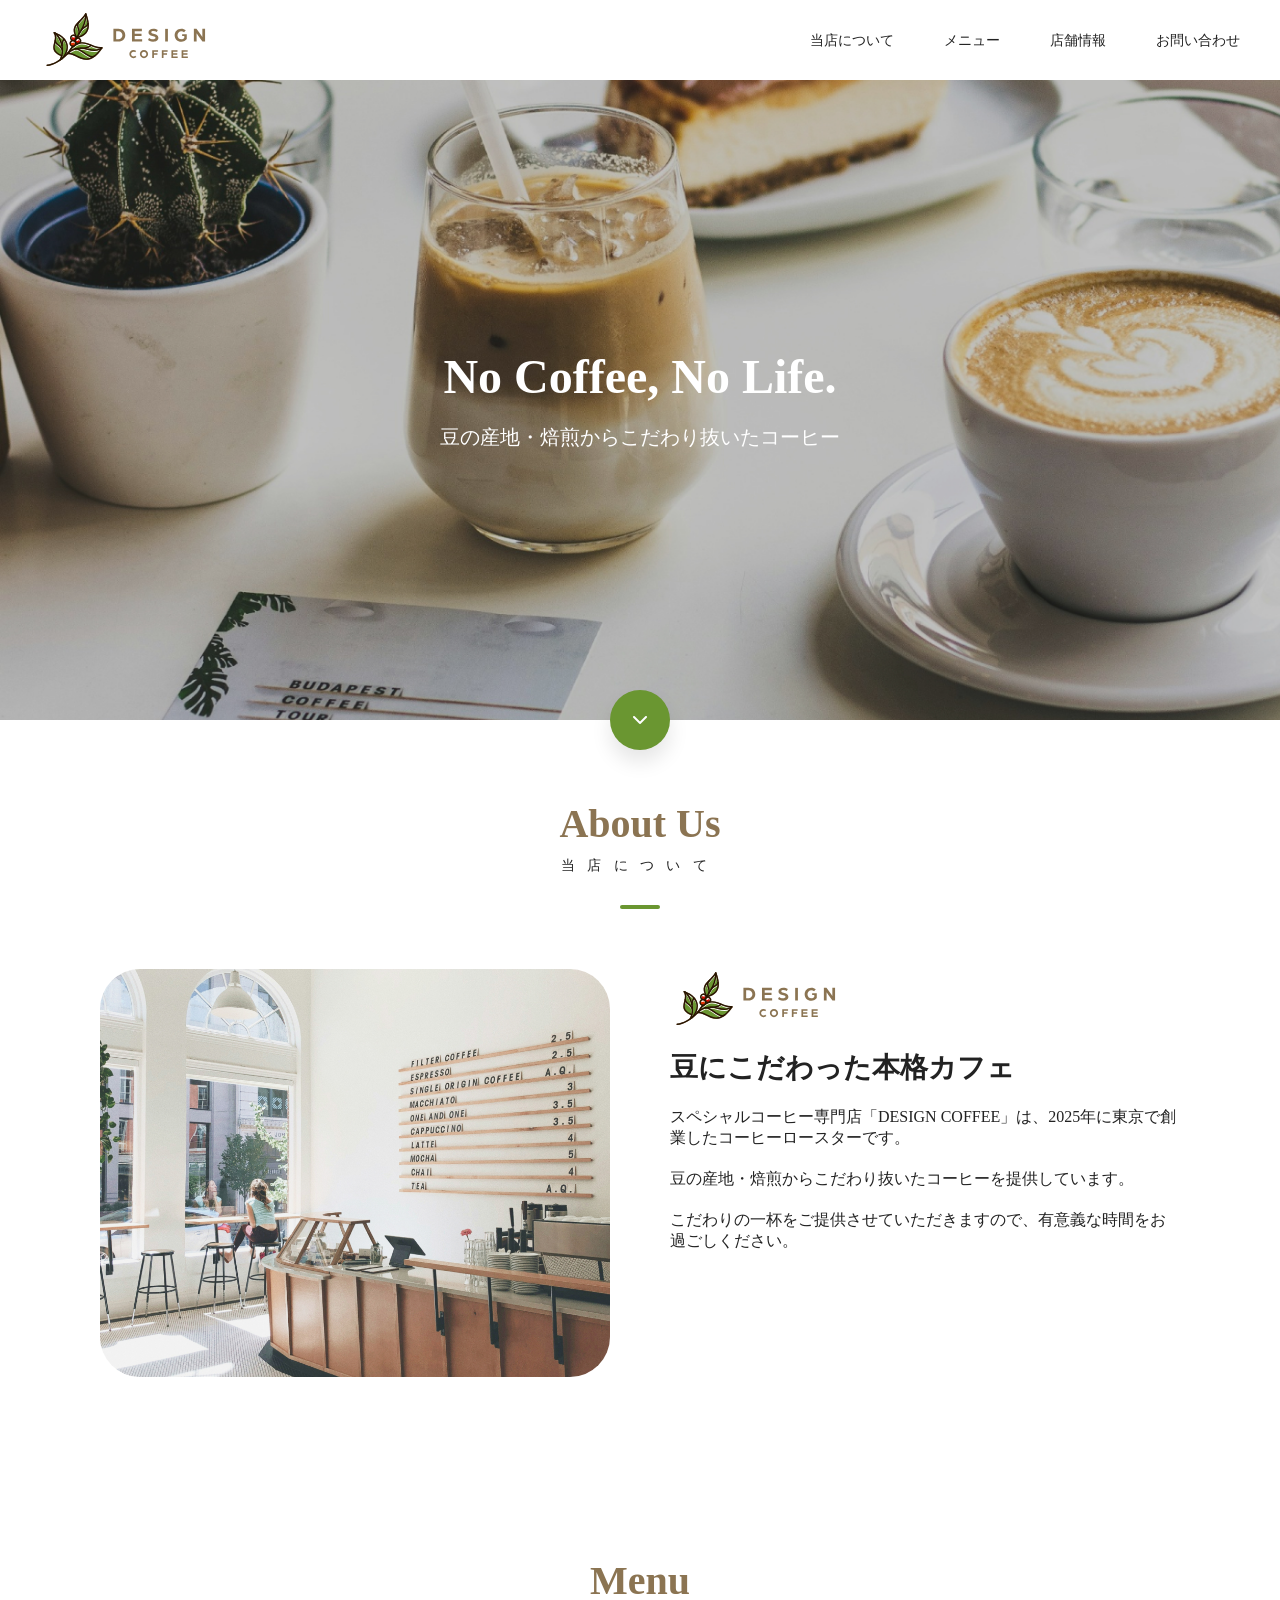
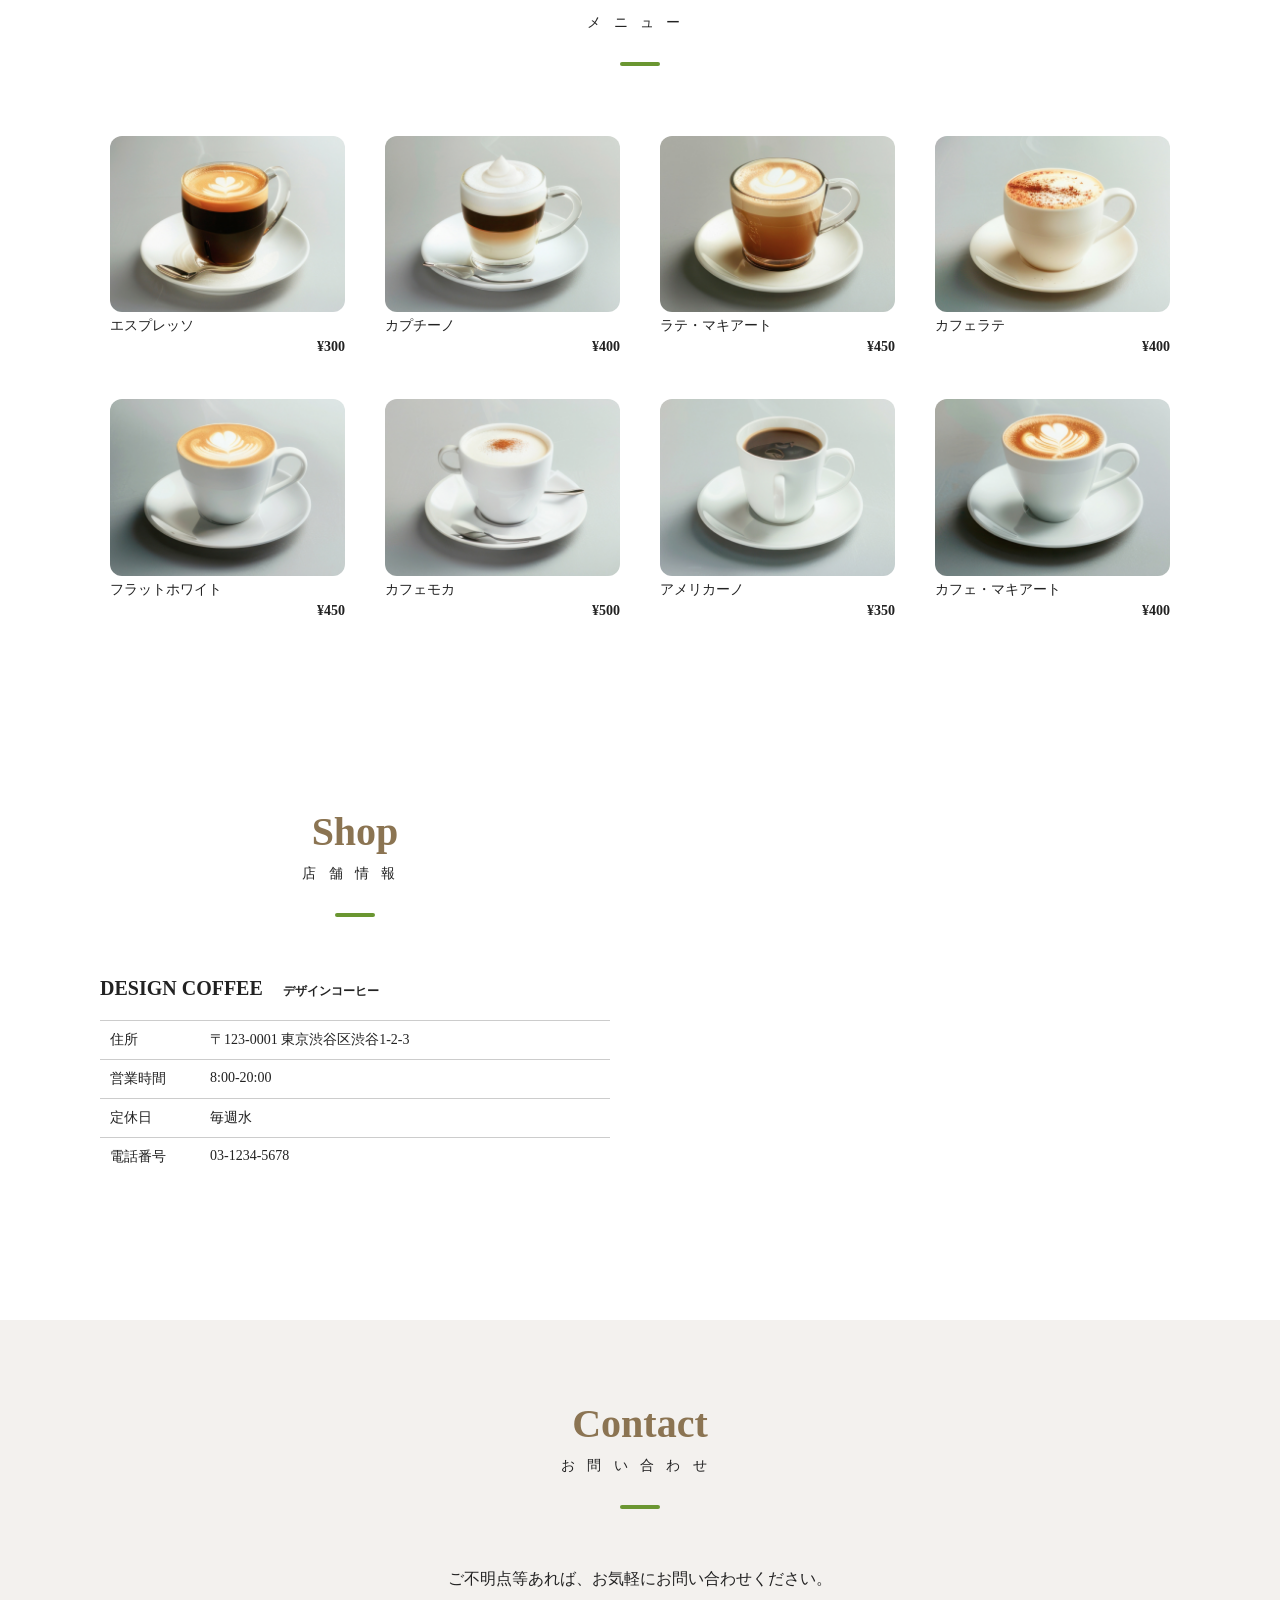
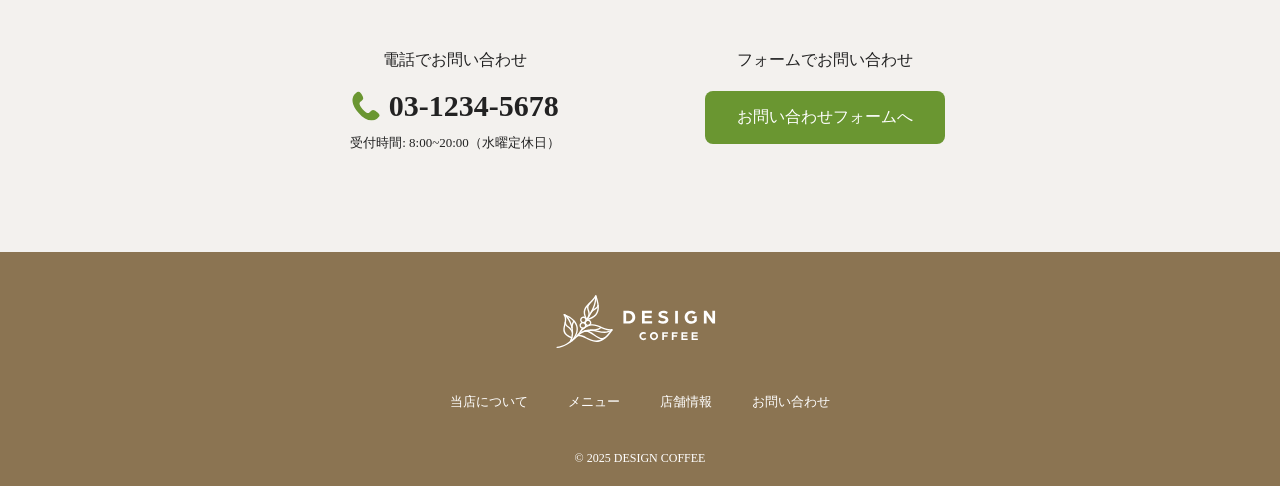
<file: index.html>
<!DOCTYPE html>
<html lang="ja">

<head>
  <meta charset="UTF-8">
  <meta name="viewport" content="width=device-width, initial-scale=1.0">
  <title>Document</title>
  <link rel="stylesheet" href="CSS/style.css">
  <link rel="stylesheet" href="CSS/reset.css">
  <link rel="preconnect" href="https://fonts.googleapis.com">
  <link rel="preconnect" href="https://fonts.gstatic.com" crossorigin>
  <link
    href="https://fonts.googleapis.com/css2?family=Montserrat:ital,wght@0,100..900;1,100..900&family=Noto+Sans+JP:wght@100..900&display=swap"
    rel="stylesheet">
</head>

<body>
  <!--ヘッダー-->
  <header>
    <h1>
      <a href="index.html" class="logo">
        <img src="img/logo.svg" alt="DESIGN COFFEEのロゴ">
      </a>
    </h1>
    <nav>
      <ul>
        <li><a href="index.html#about">当店について</a></li>
        <li><a href="index.html#menu">メニュー</a></li>
        <li><a href="index.html#shop">店舗情報</a></li>
        <li><a href="index.html#contact">お問い合わせ</a></li>
      </ul>
    </nav>
  </header>
  <!--ヒーローセクション-->
  <section class="hero">
    <h2>No Coffee, No Life.</h2>
    <P>豆の産地・焙煎からこだわり抜いたコーヒー</P>
    <a href="#about">
      <img src="img/down.png" alt="下へスクロール">
    </a>
  </section>
  <main>
    <!--共通セクション-->
    <section class="main-section about" id="about">
      <div class="container">
        <div class="heading-group">
          <h2>
            About Us
            <span>当店について</span>
          </h2>
        </div>
        <div class="layout">
          <div class="image">
            <img src="img/about-photo.jpg" alt="当店の写真">
          </div>
          <div class="text">
            <img src="img/logo.svg" alt="DESIGN COFFEEのロゴ">
            <h3>豆にこだわった本格カフェ</h3>
            <p>スペシャルコーヒー専門店「DESIGN COFFEE」は、2025年に東京で創業したコーヒーロースターです。</p>
            <p>豆の産地・焙煎からこだわり抜いたコーヒーを提供しています。</p>
            <p>こだわりの一杯をご提供させていただきますので、有意義な時間をお過ごしください。</p>
          </div>
        </div>
      </div>
    </section>
    <!--共通セクション２-->
    <section class="main-section" id="menu">
      <div class="container">
        <div class="heading-group">
          <h2>Menu</h2>
          <span>メニュー</span>
        </div>
        <ul class="menu-list">
          <li>
            <div class="menu-card">
              <img src="img/menu-1.jpg" alt="エスプレッソ">
              <p class="name">エスプレッソ</p>
              <p class="price">¥300</p>
            </div>
          </li>
          <li>
            <div class="menu-card">
              <img src="img/menu-2.jpg" alt="カプチーノ">
              <p class="name">カプチーノ</p>
              <p class="price">¥400</p>
            </div>
          </li>
          <li>
            <div class="menu-card">
              <img src="img/menu-3.jpg" alt="ラテ・マキアート">
              <p class="name">ラテ・マキアート</p>
              <p class="price">¥450</p>
            </div>
          </li>
          <li>
            <div class="menu-card">
              <img src="img/menu-4.jpg" alt="カフェラテ">
              <p class="name">カフェラテ</p>
              <p class="price">¥400
              <p>
            </div>
          </li>
          <li>
            <div class="menu-card">
              <img src="img/menu-5.jpg" alt="フラットホワイト">
              <p class="name">フラットホワイト</5>
              <p class="price">¥450</p>
            </div>
          </li>
          <li>
            <div class="menu-card">
              <img src="img/menu-6.jpg" alt="カフェモカ">
              <p class="name">カフェモカ</p>
              <p class="price">¥500</p>
            </div>
          </li>
          <li>
            <div class="menu-card">
              <img src="img/menu-7.jpg" alt="アメリカーノ">
              <p class="name">アメリカーノ</p>
              <p class="price">¥350</p>
            </div>
          </li>
          <li>
            <div class="menu-card">
              <img src="img/menu-8.jpg" alt="カフェ・マキアート">
              <p class="name">カフェ・マキアート</p>
              <p class="price">¥400</p>
            </div>
          </li>
        </ul>
      </div>
    </section>
    <section class="main-section shop" id="shop">
      <div class="container">
        <div class="layout">
          <div class="text">
            <div class="heading-group">
              <h2>Shop</h2>
              <span>店舗情報</span>
            </div>
            <h3>DESIGN COFFEE
              <span>デザインコーヒー</span>
            </h3>
            <dl>
              <dt>住所</dt>
              <dd>〒123-0001 東京渋谷区渋谷1-2-3</dd>
              <dt>営業時間</dt>
              <dd>8:00-20:00</dd>
              <dt>定休日</dt>
              <dd>毎週水</dd>
              <dt>電話番号</dt>
              <dd>03-1234-5678</dd>
            </dl>
          </div>
          <div class="map">
            <iframe
              src="https://www.google.com/maps/embed?pb=!1m18!1m12!1m3!1d3227.511622226353!2d138.1833006!3d36.0077979!2m3!1f0!2f0!3f0!3m2!1i1024!2i768!4f13.1!3m3!1m2!1s0x601c50e71f7adf49%3A0x2a9c9bdd30254f00!2z5YWs56uL6KuP6Kiq5p2x5Lqs55CG56eR5aSn5a2m!5e0!3m2!1sja!2sjp!4v1779331582565!5m2!1sja!2sjp"
              width="600" height="450" style="border:0;" allowfullscreen="" loading="lazy"
              referrerpolicy="no-referrer-when-downgrade"></iframe>
          </div>
        </div>
      </div>
    </section>
    <section class="main-section contact" id="contact">
      <div class="container">
        <div class="heading-group">
          <h2>Contact</h2>
          <span>お問い合わせ</span>
        </div>
        <p>ご不明点等あれば、お気軽にお問い合わせください。</p>
        <div class="layout">
          <div class="tel">
            <P class="label">電話でお問い合わせ</P>
            <a href="tel:0312345678" class="number">
              <img src="img/icon-tel.svg" alt="電話アイコン">
              03-1234-5678
            </a>
            <p class="hour">受付時間: 8:00~20:00（水曜定休日）</p>
          </div>
          <div class="form">
            <p class="label">フォームでお問い合わせ</p>
            <a href="contact.html" class="button">お問い合わせフォームへ</a>
          </div>
        </div>
      </div>
    </section>
  </main>
  <footer>
    <a href="index.html" class="logo">
      <img src="img/logo-white.svg" alt="DESIGN COFFEEのロゴ">
    </a>
    <nav>
      <ul>
        <li>
          <a href="index.html#about">当店について</a>
        </li>
        <li>
          <a href="index.html#menu">メニュー</a>
        </li>
        <li>
          <a href="index.html#shop">店舗情報</a>
        </li>
        <li>
          <a href="index.html#contact">お問い合わせ</a>
        </li>
      </ul>
    </nav>
    <p class="copyright">&copy; 2025 DESIGN COFFEE</p>
  </footer>
</body>

</html>
</file>
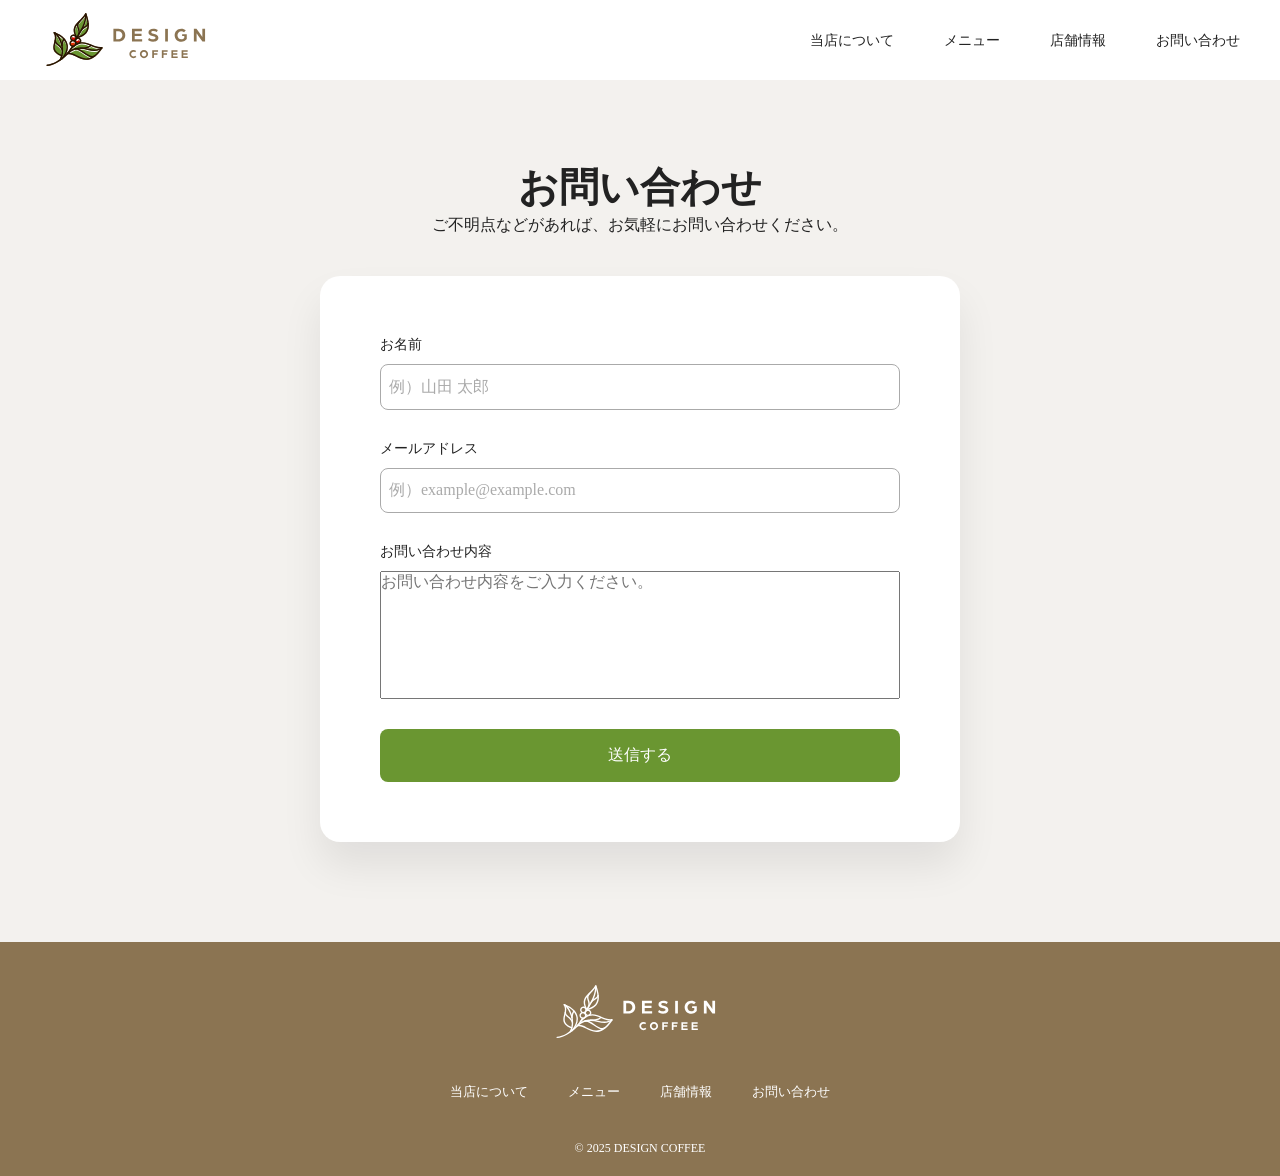
<file: contact.html>
<!DOCTYPE html>
<html lang="ja">

<head>
  <meta charset="UTF-8">
  <meta name="viewport" content="width=device-width, initial-scale=1.0">
  <title>Document</title>
  <link rel="stylesheet" href="CSS/style.css">
  <link rel="stylesheet" href="CSS/reset.css">
  <link rel="preconnect" href="https://fonts.googleapis.com">
  <link rel="preconnect" href="https://fonts.gstatic.com" crossorigin>
  <link
    href="https://fonts.googleapis.com/css2?family=Montserrat:ital,wght@0,100..900;1,100..900&family=Noto+Sans+JP:wght@100..900&display=swap"
    rel="stylesheet">
</head>

<body>
  <!--ヘッダー-->
  <header>
    <h1>
      <a href="index.html" class="logo">
        <img src="img/logo.svg" alt="DESIGN COFFEEのロゴ">
      </a>
    </h1>
    <nav>
      <ul>
        <li><a href="index.html#about">当店について</a></li>
        <li><a href="index.html#menu">メニュー</a></li>
        <li><a href="index.html#shop">店舗情報</a></li>
        <li><a href="index.html#contact">お問い合わせ</a></li>
      </ul>
    </nav>
  </header>
  <main class="lower-main">
    <div class="lower-heading-group">
      <h2>お問い合わせ</h2>
      <p>ご不明点などがあれば、お気軽にお問い合わせください。</p>
    </div>
    <form class="form-box" action="https://api.staticforms.dev/submit" method="post">
      <input type="hidden" name="accessKey" value="sf_e42a067484ee525e059feb26">
      <input type="hidden" name="redirecTo" value="https://www.sus.ac.jp/">
      <div class="form-item">
        <label>お名前</label>
        <input type="text" name="name" placeholder="例）山田 太郎">
      </div>
      <div class="form-item">
        <label>メールアドレス</label>
        <input type="email" name="email" placeholder="例）example@example.com">
      </div>
      <div class="form-item">
        <label>お問い合わせ内容</label>
        <textarea rows="7" name="message" placeholder="お問い合わせ内容をご入力ください。"></textarea>
      </div>
      <div class="form-item">
        <button type="submit">送信する</button>
      </div>
      </input>
      </input>
    </form>
  </main>
  <footer>
    <a href="index.html" class="logo">
      <img src="img/logo-white.svg" alt="DESIGN COFFEEのロゴ">
    </a>
    <nav>
      <ul>
        <li>
          <a href="index.html#about">当店について</a>
        </li>
        <li>
          <a href="index.html#menu">メニュー</a>
        </li>
        <li>
          <a href="index.html#shop">店舗情報</a>
        </li>
        <li>
          <a href="index.html#contact">お問い合わせ</a>
        </li>
      </ul>
    </nav>
    <p class="copyright">&copy; 2025 DESIGN COFFEE</p>
  </footer>
</body>

</html>
</file>
<file: CSS/style.css>
header{
  padding: 10px 40px;
  display: flex;
  align-items: center;
  justify-content: space-between;
  .logo{
    display: block;
    img{
      display: block;
      height: 60px;
    }
  }
  nav{
    ul{
      display: flex;
      align-items: center;
      gap: 50px;
    }
    a{
      font-size: 14px;
      font-weight: 400;
      &:hover{
        color: #6A9631;
        text-decoration: underlines;
      }
    }
  }
}

.hero{
  color: #fff;
  text-align: center;
  height: 640px;
  background-image: url(../img/hero-background.jpg);
  background-size: cover;
  display: flex;
  flex-direction: column;
  align-items: center;
  justify-content: center;
  position: relative;
  h2{
    font-size: 48px;
    font-weight: 700;
  }
  p{
    font-size: 20px;
    font-weight: 400;
    margin-top: 20px;
  }
  a{
    display: grid;
    place-items: center;
    width: 60px;
    height: 60px;
    background-color: #6A9631;
    border-radius: 50%;
    box-shadow: 0px 12px 20px rgb(0 0 0 /0.1);
    position: absolute;
    left: 50%;
    bottom: 0;
    translate: -50% 50%;
    img{
      width: 24px;
      height: 24px;
    }
  }
}

.container{
  max-width: 1160px;
  margin: 0 auto;
  padding:0 40px;
}

main{
  .main-section{
    padding: 80px 0 100px;
    .heading-group{
      text-align: center;
      margin: 0 0 60px;
      h2{
        color: #8B7452;
        font-size: 40px;
        font-weight: 700;
      }
      span{
        color: #222;
        font-size: 14px;
        font-weight: 400;
        letter-spacing: 0.88em;
        display: block;
        margin-top: 10px;
      }
      &::after{
        content: "";
        display: block;
        width: 40px;
        height: 4px;
        background-color: #6A9631;
        border-radius: 4px;
        margin: 30px auto 0;
      }
    }
  }
}

.about{
 .layout{
  display: grid;
  grid-template-columns: 1fr 1fr;
  align-items: start;
  gap: 60px;
  }
  .image{
    border-radius: 40px;
    overflow: hidden;
    img{
      width: 100%;
      aspect-ratio: 5 / 4;
      object-fit: cover;
    }
  }
  .text{
    img{
      height: 60px;
    }
    h3{
      font-size: 28px;
      font-weight: 700;
      margin-top: 20px;
    }
    p{
      margin-top: 20px;
    }
  }
}

.menu-card{
  padding: 10px;
  background-color: #fff;
  object-fit: 20px;
  display: grid;
  gap: 5px;
  img{
    width: 100%;
    aspect-ratio: 4 /3;
    object-fit: cover;
    border-radius: 12px;
  }
.name{
  font-size: 14px;
}
.price{
  font-size: 14px;
  font-weight: 700;
  line-height: 1;
  letter-spacing: 0;
  text-align: right;
}
}

.menu-list{
  display: grid;
  grid-template-columns: 1fr 1fr 1fr 1fr;
  gap: 20px;
}

.shop{
  .layout{
    display: grid;
    grid-template-columns: 1fr 1fr;
    align-items: start;
    gap: 60px;
  }
  .text{
    h3{
      text-align: center;
      font-size: 20px;
      font-weight: 700;
      margin: 0 0 20px;
      display: flex;
      align-items: baseline;
      gap: 1em;
      span{
        font-size: 0.6em;
      }
    }
    dl{
      display: grid;
      grid-template-columns: 100px 1fr;
      dt,dd{
        font-size: 14px;
        padding: 10px;
        border-top: 1px solid#ccc;
      }
    }
  }
  .map{
    border-radius: 40px;
    overflow: hidden;
    iframe{
      width: 100%;
      height: auto;
      aspect-ratio: 5 / 4;
    }
  }
}

.contact{
  text-align: center;
  background-color: #F3F1EE;
  .layout{
    display: grid;
    grid-template-columns: 1fr 1fr;
    gap: 40px;
    margin-top: 60px;
    margin-inline: auto;
    max-width: 700px;
  }
  .label{
    margin-bottom: 20px;
  }
  .number{
    font-size: 30px;
    font-weight: 700;
    line-height: 1;
    letter-spacing: 0;
    img{
      width: 1em;
    }
  }
  .hour{
    font-size: 13px;
    display: block;
    margin-top: 1em;
  }
  .button{
    display: inline-block;
    color: #fff;
    background-color: #6A9631;
    padding: 1em 2em;
    border-radius: 8px;
  }
}

footer{
  color: #fff;
  background-color: #8B7452;
  padding: 40px 20px 20px;
  display: grid;
  justify-items: center;
  gap: 40px;
  .logo{
    display: block;
    img{
      display: block;
      height:60px;
    }
  }
  ul{
    display: flex;
    gap: 40px;
    a{
      font-size: 13px;
    }
  }
  .copyright{
    font-size: 12px;
  }
}

.lower-main{
  padding: 80px 0 100px;
  background-color: #F3F1EE;
}
.lower-heading-group{ 
  text-align: center;
  display: center;
  justify-items: center;
  gap: 20px;
  margin: 0 0 40px;
  h2{
    font-size: 40px;
    font-weight: 700;
  }
}

.form-box{
  max-width: 640px;
  margin: 0 auto;
  border-radius: 20px;
  padding: 60px;
  background-color: #fff;
  box-shadow: 0px 24px 40px rgb(0 0 0 /0.08);
}

.form-item{
  display: grid;
  gap: 10px;
  label{
    font-size: 14px;
  }
  + .form-item{
    margin-top: 30px;
  }
  input,
  textrea{
    border: 1px solid#aaa;
    padding: 0.8em 0.5em;
    border-radius: 8px;
    &::placeholder{
      color: #aaa;
    }
  }
  textarea{
    resize: none;
  }
  button{
    font-size: 16px;
    display: inline-block;
    color: #fff;
    background-color: #6A9631;
    border: none;
    padding: 1em 2em;
    border-radius: 8px;
    &:hover{
      background-color: #517521;
    }
  }
}
</file>
